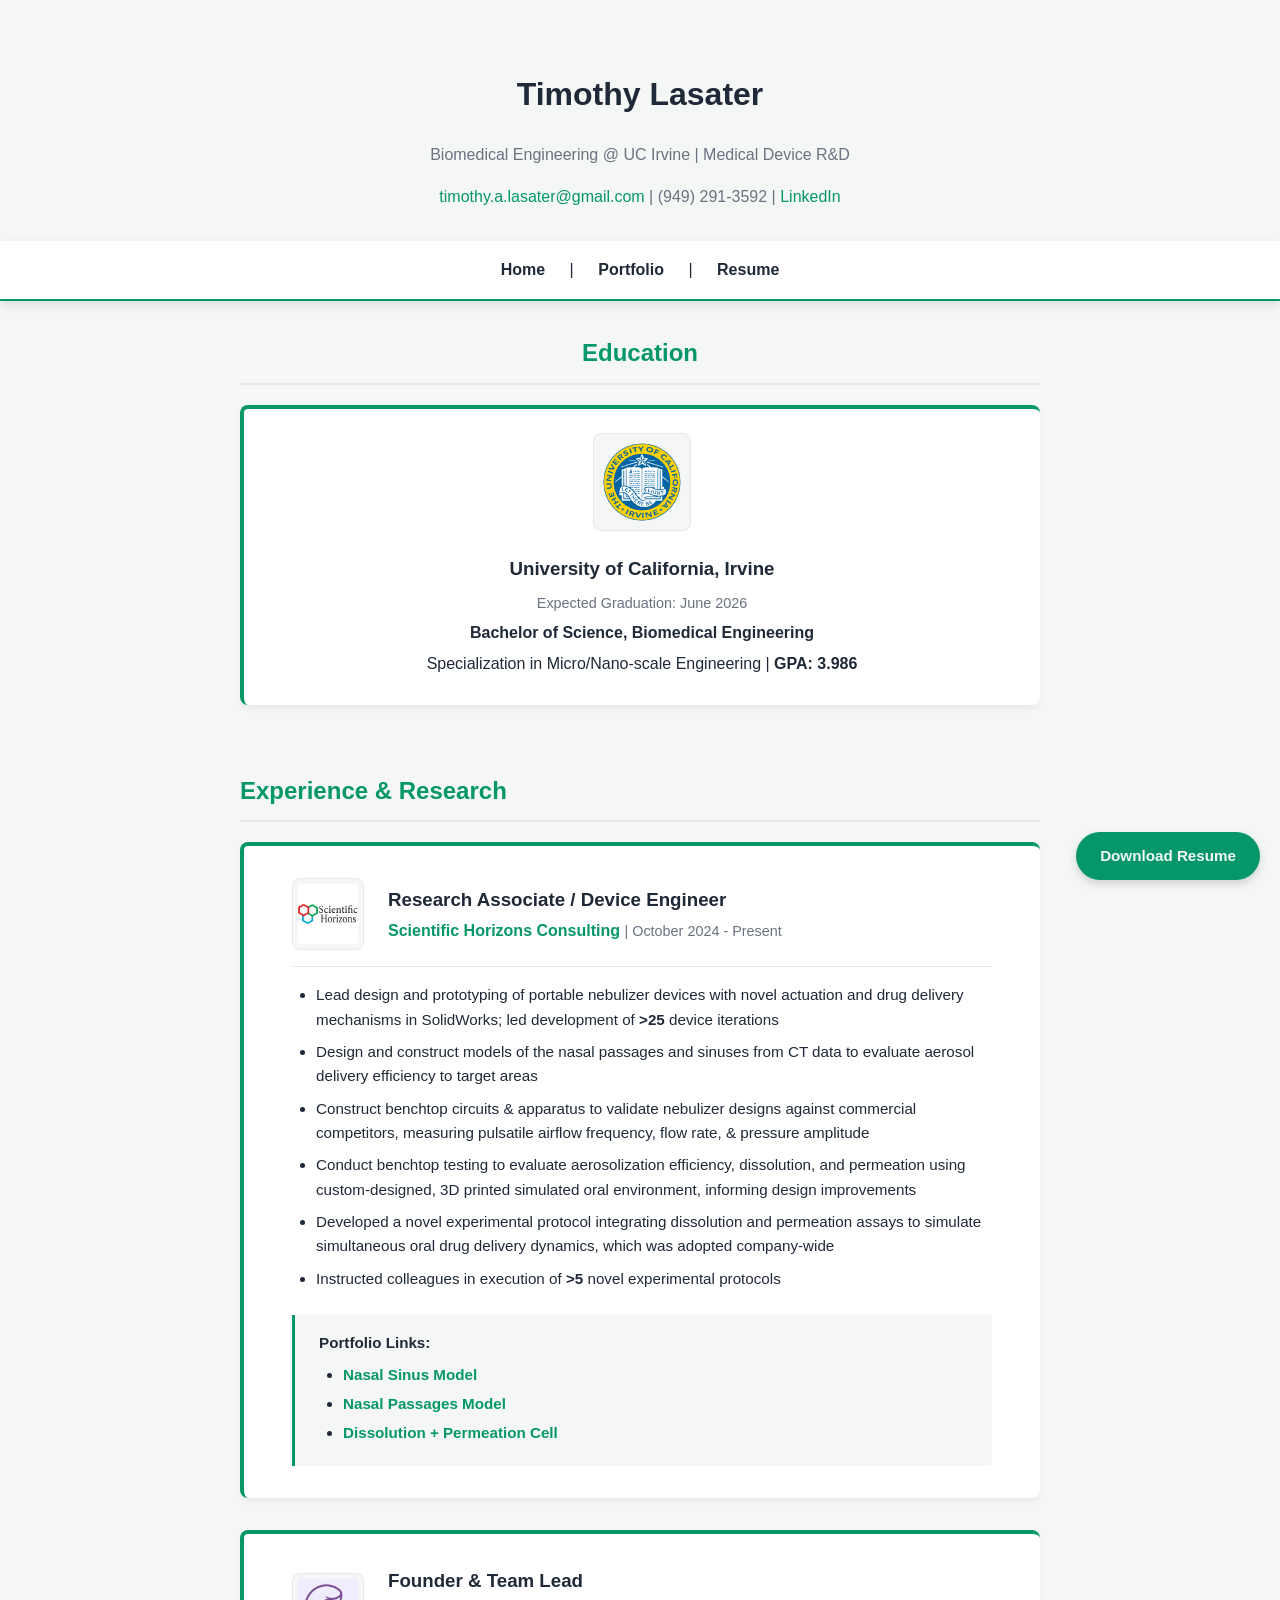
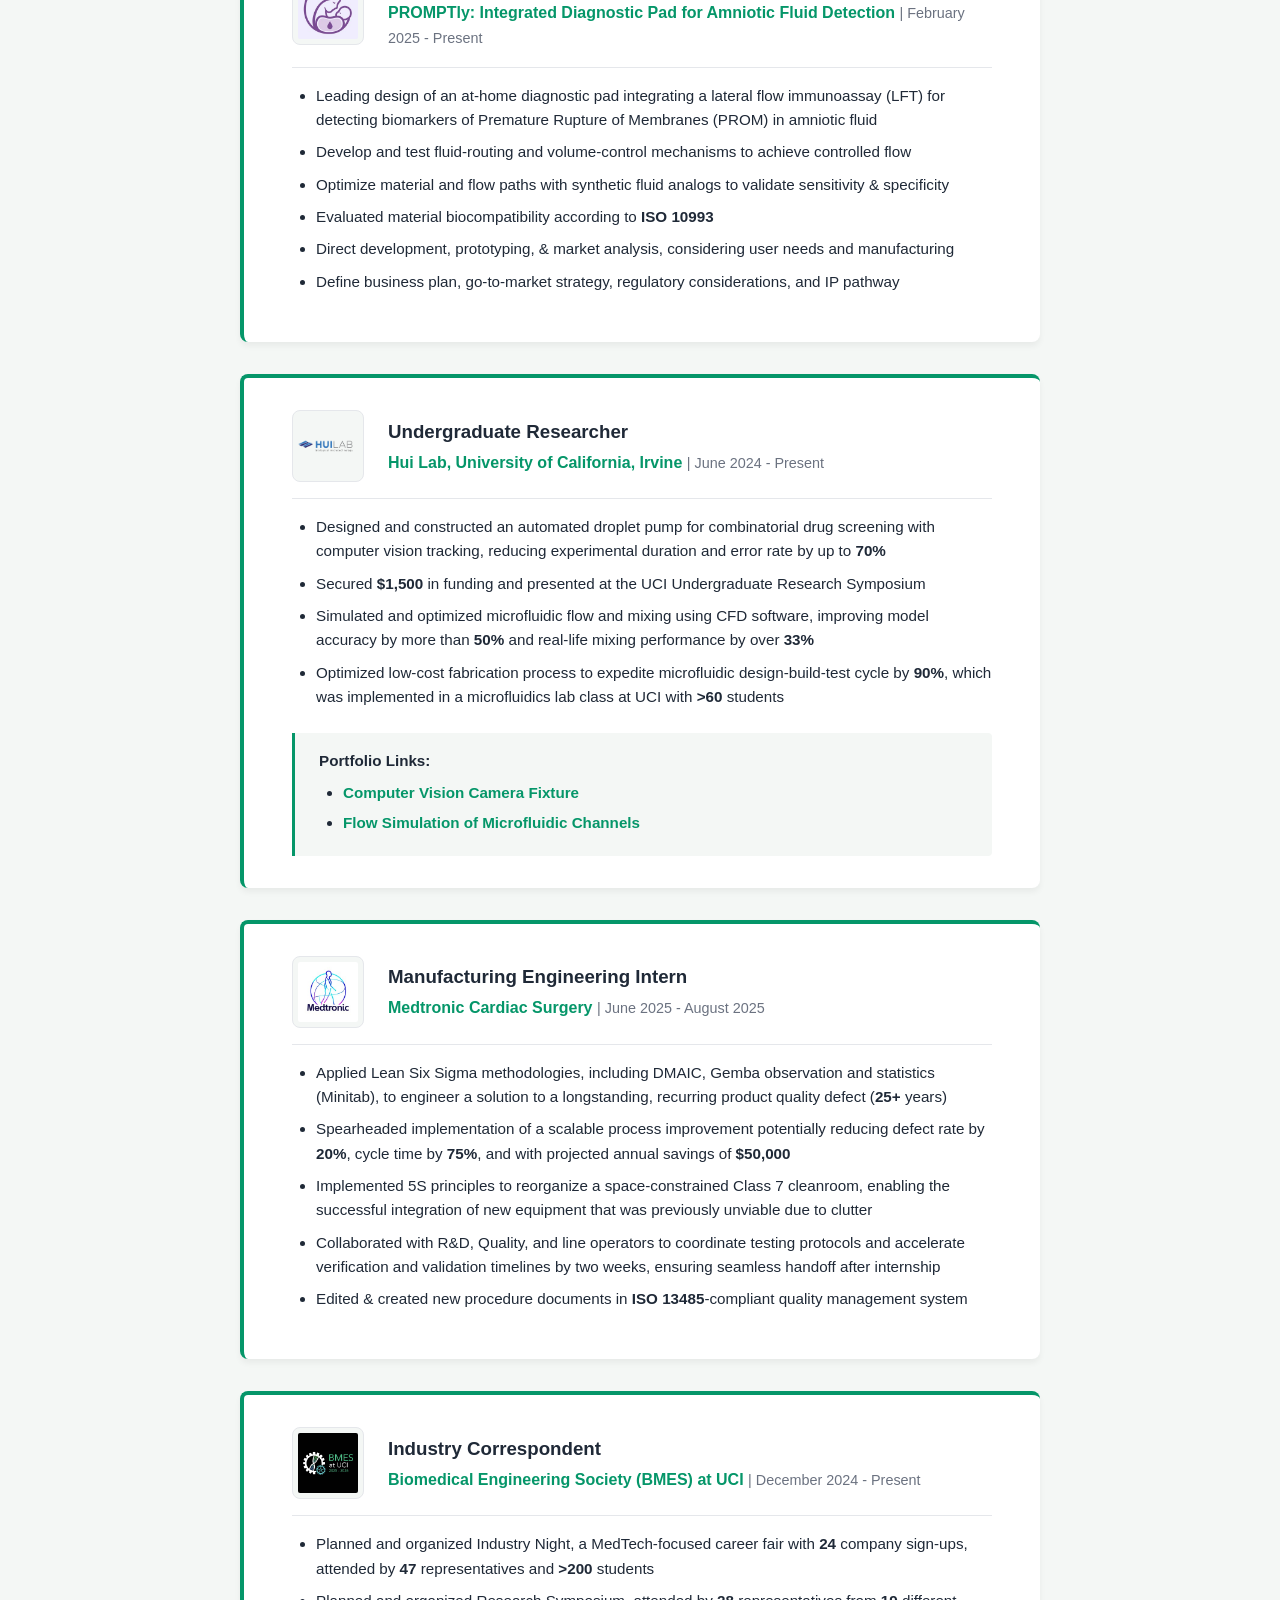
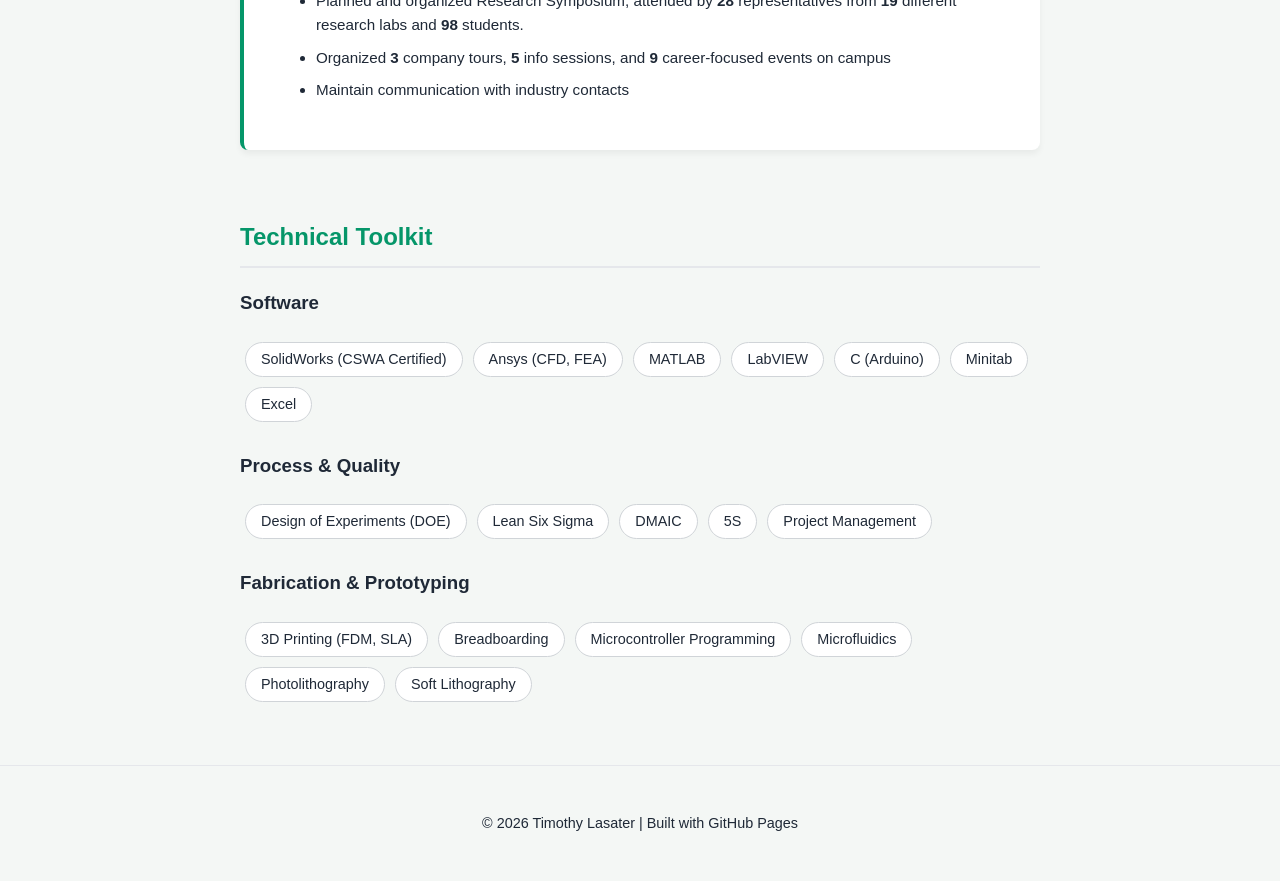
<file: resume.html>
<!DOCTYPE html>
<html lang="en">
<head>
    <meta charset="UTF-8">
    <meta name="viewport" content="width=device-width, initial-scale=1.0">
    <title>Timothy Lasater | Biomedical Engineer</title>
    <meta name="description" content="Portfolio of Timothy Lasater, a Biomedical Engineering student at UC Irvine specializing in Micro/Nano-scale Engineering and Medical Device R&D.">
    <meta name="author" content="Timothy Lasater">
    <meta name="keywords" content="Timothy Lasater, Biomedical Engineer, UC Irvine, Medical Device R&D, SolidWorks">
    <meta property="og:title" content="Timothy Lasater | Biomedical Engineer">
    <meta property="og:description" content="Portfolio and projects focusing on rapid prototyping, fluid dynamics, and drug delivery.">
    <meta property="og:url" content="https://timothylasater.com">
    <meta property="og:type" content="website">
    <link rel="stylesheet" href="style.css">
    <link rel="icon" type="image/png" href="assets/favicon.png">
</head>

<body>
    <header>
        <h1>Timothy Lasater</h1>
        <p>Biomedical Engineering @ UC Irvine | Medical Device R&D</p>
        <p class="contact-info">
            <a href="mailto:timothy.a.lasater@gmail.com" target="_blank">timothy.a.lasater@gmail.com</a> | 
            (949) 291-3592 | 
            <a href="https://linkedin.com/in/timothy-lasater" target="_blank">LinkedIn</a>
        </p>
        <a href="assets/Timothy_Lasater_Resume.pdf" class="floating-resume-btn" download>Download Resume</a>
    </header>
    
    <nav>
            <a href="index.html">Home</a> | 
            <a href="portfolio.html">Portfolio</a> | 
            <a href="resume.html">Resume</a> 
   </nav>

    <section id="education" class="content-section">
        <h2 class="text-center">Education</h2>
        <div class="card text-center">
            <img src="assets/uci-logo.png" alt="UC Irvine Logo" class="education-logo">
            <h3>University of California, Irvine</h3>
            <p class="date">Expected Graduation: June 2026</p>
            <p><strong>Bachelor of Science, Biomedical Engineering</strong></p>
            <p>Specialization in Micro/Nano-scale Engineering | <strong>GPA: 3.986</strong></p>
        </div>
    </section>

    <section id="experience">
        <h2>Experience & Research</h2>
        <div id="experience-container"></div>
    </section>

    <!--
    <section id="experience">
        <h2>Experience & Research</h2>
        
        <div class="card">
            <h3>Research Associate / Device Engineer</h3>
            <p><strong>Scientific Horizons Consulting</strong> <span class="date">| Oct 2024 - Present</span></p>
            <ul class="bullet-list">
                <li>Lead design and prototyping of portable nebulizer devices with novel actuation and drug delivery mechanisms in SolidWorks; led development of >25 device iterations.</li>
                <li>Design and construct models of the nasal passages and sinuses from CT data to evaluate aerosol delivery efficiency to target areas.</li>
                <li>Construct benchtop circuits & apparatus to validate nebulizer designs against commercial competitors, measuring pulsatile airflow frequency, flow rate, & pressure amplitude.</li>
                <li>Conduct benchtop testing to evaluate aerosolization efficiency, dissolution, and permeation using custom-designed, 3D printed simulated oral environment, informing design improvements.</li>
                <li>Developed a novel experimental protocol integrating dissolution and permeation assays to simulate simultaneous oral drug delivery dynamics, which was adopted company-wide.</li>
                <li>Instructed colleagues in execution of >5 novel experimental protocols.</li>
            </ul>
        </div>

        <div class="card">
            <h3>Team Lead, PROMPTly (Senior Design)</h3>
            <p><strong>Integrated Test for Amniotic Fluid Detection</strong> <span class="date">| Feb 2025 - Present</span></p>
            <ul class="bullet-list">
                <li>Leading design of an at-home diagnostic pad integrating a lateral flow immunoassay (LFT) for detecting biomarkers of Premature Rupture of Membranes (PROM) in amniotic fluid.</li>
                <li>Develop and test fluid-routing and volume-control mechanisms to achieve controlled flow.</li>
                <li>Optimize material and flow paths with synthetic fluid analogs to validate sensitivity & specificity.</li>
                <li>Evaluated material biocompatibility according to ISO 10993.</li>
                <li>Direct development, prototyping, & market analysis, considering user needs and manufacturing.</li>
                <li>Define business plan, go-to-market strategy, regulatory considerations, and IP pathway.</li>
            </ul>
        </div>

        <div class="card">
            <h3>Manufacturing Engineering Intern</h3>
            <p><strong>Medtronic Cardiac Surgery</strong> <span class="date">| June 2025 - Aug 2025</span></p>
            <ul class="bullet-list">
                <li>Applied Lean Six Sigma methodologies, including DMAIC, Gemba observation and statistics (Minitab), to engineer a solution to a longstanding, recurring product quality defect (25+ years).</li>
                <li>Spearheaded implementation of a scalable process improvement potentially reducing defect rate by 20%, cycle time by 75%, and with projected annual savings of $50,000.</li>
                <li>Implemented 5S principles to reorganize a space-constrained Class 7 cleanroom, enabling the successful integration of new equipment that was previously unviable due to clutter.</li>
                <li>Collaborated with R&D, Quality, and line operators to coordinate testing protocols and accelerate verification and validation timelines by two weeks, ensuring seamless handoff after internship.</li>
            </ul>
        </div>

        <div class="card">
            <h3>Undergraduate Researcher</h3>
            <p><strong>Hui Lab, University of California, Irvine</strong> <span class="date">| June 2024 - Present</span></p>
            <ul class="bullet-list">
                <li>Designed and constructed an automated droplet pump for combinatorial drug screening with computer vision tracking, reducing experimental duration and error rate by up to 70%.</li>
                <li>Secured $1,500 in funding and presented at the UCI Undergraduate Research Symposium.</li>
                <li>Simulated and optimized microfluidic flow and mixing using CFD software, improving model accuracy by more than 50% and real-life mixing performance by over 33%.</li>
                <li>Optimized a low-cost fabrication process to expedite the microfluidic design-build-test cycle by 90%. This process was tailored for early rapid prototyping and education, and was successfully implemented in a UCI lab class with >60 students.</li>
            </ul>
        </div>

        <div class="card">
            <h3>Industry Correspondent</h3>
            <p><strong>Biomedical Engineering Society (BMES) at UCI</strong> <span class="date">| Dec 2024 - Present</span></p>
            <ul class="bullet-list">
                <li>Planned and organized Industry Night, a MedTech-focused career fair with 24 company sign-ups, attended by 47 representatives and >200 students.</li>
                <li>Planned and organized Research Symposium, attended by 28 representatives from 19 different research labs and 98 students.</li>
                <li>Organized 3 company tours, 5 info sessions, and 9 career-focused events on campus while maintaining communication with industry contacts.</li>
            </ul>
        </div>
    </section>
    -->

    <section id="skills">
        <h2>Technical Toolkit</h2>
        
        <h3>Software</h3>
        <ul class="skills-list">
            <li>SolidWorks (CSWA Certified)</li>
            <li>Ansys (CFD, FEA)</li>
            <li>MATLAB</li>
            <li>LabVIEW</li>
            <li>C (Arduino)</li>
            <li>Minitab</li>
            <li>Excel</li>
        </ul>

        <h3>Process & Quality</h3>
        <ul class="skills-list">
            <li>Design of Experiments (DOE)</li>
            <li>Lean Six Sigma</li>
            <li>DMAIC</li>
            <li>5S</li>
            <li>Project Management</li>
        </ul>

        <h3>Fabrication & Prototyping</h3>
        <ul class="skills-list">
            <li>3D Printing (FDM, SLA)</li>
            <li>Breadboarding</li>
            <li>Microcontroller Programming</li>
            <li>Microfluidics</li>
            <li>Photolithography</li>
            <li>Soft Lithography</li>
        </ul>
    </section>

    <footer>
        <p>© 2026 Timothy Lasater | Built with GitHub Pages</p>
    </footer>

    <script>
        // 1. Fetch the JSON data
        fetch('resume.json')
            .then(response => response.json()) // Convert response to JSON
            .then(data => {
                const container = document.getElementById('experience-container');
                
                // 2. Loop through each job in the experience array
                // 2. Loop through each job in the experience array
                data.experience.forEach(job => {
                    
                    // Create the bullet points first
                    let bulletsHTML = '';
                    job.bullets.forEach(bullet => {
                        bulletsHTML += `<li>${bullet}</li>`;
                    });

                    // Check if a logo exists
                    const logoHTML = job.logo ? `<img src="${job.logo}" alt="${job.company} logo" class="resume-logo">` : '';

                    // Check if a link exists for the company name
                    const companyHTML = job.link 
                        ? `<a href="${job.link}" target="_blank" rel="noopener noreferrer" class="company-link">${job.company}</a>` 
                        : job.company;

                    // --- NEW: Check for associated portfolio projects ---
                    let projectsHTML = '';
                    if (job.projects && job.projects.length > 0) {
                        // Map through the projects and format them as list items
                        let projectLinks = job.projects.map(p => `<li><a href="${p.link}" class="company-link">${p.name}</a></li>`).join('');
                        
                        // Build the banner with a bulleted list
                        projectsHTML = `
                            <div class="resume-portfolio-banner">
                                <strong>Portfolio Links:</strong>
                                <ul class="portfolio-bullet-list">
                                    ${projectLinks}
                                </ul>
                            </div>
                        `;
                    }

                    // Build the full card HTML
                    const cardHTML = `
                        <div class="card padded-card">
                            <div class="resume-header-row">
                                ${logoHTML}
                                <div class="resume-title-block">
                                    <h3>${job.role}</h3>
                                    <p><strong>${companyHTML}</strong> <span class="date">| ${job.date}</span></p>
                                </div>
                            </div>
                            <ul class="bullet-list">
                                ${bulletsHTML}
                            </ul>
                            ${projectsHTML}
                        </div>
                    `;

                    // Inject the card into the container
                    container.innerHTML += cardHTML;
                });
            })
            .catch(error => {
                console.error("Error loading the resume data:", error);
                document.getElementById('experience-container').innerHTML = "<p>Error loading resume data.</p>";
            });
    </script>

</body>
</html>
</file>
<file: style.css>
/* /*:root {
    /* --- Core Backgrounds --- */
    /*--bg-color: #FFFFFF;       /* Pure White: The primary background, keeping the space open and sterile. */
    /*--card-bg: #F0F4F8;        /* Frost White: A very subtle, cool-toned off-white. Perfect for project cards (like the nebulizer iterations) to separate them from the background without harsh contrast. */
    
    /* --- Typography --- */
    /*--text-color: #0F172A;     /* Deep Slate: Almost black, but slightly cool. Much easier on the eyes than #000000 for reading detailed technical documentation and process improvements. */
    /* --muted-text: #64748B;     Cool Slate Gray: Your chosen tertiary color. Ideal for dates, image captions, and secondary specs. */
    
    /* --- Accents & Interaction --- */
    /* --accent-color: #0D9488;   Medical Teal: Your chosen secondary color. Used for primary buttons, active links, and prominent headings. */
    /* --accent-hover: #0F766E;   Deep Teal: A slightly darker shade of the accent for button hover states (like the .SLDPRT download links) to provide clear user feedback. */
    
    /* --- Structure & Highlights --- */
    /* --border-color: #E2E8F0;   Surgical Steel: A crisp, light gray for subtle borders between sections or around 3D model viewers. */
    /* --highlight: #F59E0B;      Amber/Warning: Use this sparingly to draw the eye to critical data points, like a 75% cycle time reduction or aerosol efficiency metrics, acting like a safety label in a lab. */
/*} */

:root {
    /* --- Core Backgrounds --- */
    --bg-color: #F4F7F5;       /* Minted Alabaster: A very subtle, cool off-white with just a microscopic drop of green to tie the room together. */
    --card-bg: #FFFFFF;        /* Pure White: Keeps the project cards and 3D models looking crisp and elevated against the slightly tinted background. */
    
    /* --- Typography --- */
    --text-color: #1F2937;     /* Midnight Ash: A deep, rich gray-black that is softer on the eyes than pure black, maintaining that modern web feel. */
    --muted-text: #6B7280;     /* Stone Gray: Perfect for reading dates, secondary skills, and photo captions without distracting from the main text. */
    
    /* --- Accents & Interaction --- */
    --accent-color: #059669;   /* Vitality Emerald: A vibrant, confident green that passes accessibility standards for readability while popping off the screen. */
    --accent-hover: #047857;   /* Deep Forest: A darker, grounded green for button hover states to give a satisfying, tactile response when clicked. */
    
    /* --- Structure & Highlights --- */
    --border-color: #E5E7EB;   /* Light Platinum: A clean, faint gray for section dividers and card borders. */
    --highlight: #0284C7;      /* Ocean Blue: A secondary accent to use sparingly if you ever need to contrast two different data points or emphasize a specific metric. */
}

body {
    font-family: 'Segoe UI', Tahoma, Geneva, Verdana, sans-serif;
    line-height: 1.6;
    color: var(--text-color);
    background-color: var(--bg-color);
    margin: 0;
    padding: 0;
}

header {
    background: var(--bg-color); /* Blends into the minted alabaster page */
    padding: 3rem 2rem 1rem 2rem; /* Adjusted for better spacing */
    text-align: center;
}

nav {
    background: var(--card-bg); /* Pure white to pop when scrolling */
    padding: 1rem;
    text-align: center;
    border-bottom: 2px solid var(--accent-color);
    box-shadow: 0 4px 10px rgba(0,0,0,0.1);
    
    /* Make ONLY the nav persistent */
    position: sticky;
    top: 0;
    z-index: 1000; 
}
/* Styling for the LinkedIn link on the homepage */
.company-link {
    color: var(--accent-color);
    text-decoration: none;
    font-weight: bold;
    transition: color 0.2s;
}

.company-link:hover {
    color: var(--accent-hover);
    text-decoration: underline;
}

header h1, .card h3, .toc-section h3 {
    color: var(--text-color);
}

header p, .date, .caption {
    color: var(--muted-text);
}

h2 { 
    color: var(--accent-color); 
    border-bottom: 2px solid var(--border-color); 
    padding-bottom: 10px; 
    margin-top: 2rem;
}

.contact-info a, .company-tag {
    color: var(--accent-color);
    text-decoration: none;
}

nav a {
    color: var(--text-color);
    text-decoration: none;
    margin: 0 10px;
    font-weight: bold;
    padding: 5px 10px;
    border-radius: 4px;
    transition: color 0.2s, background 0.2s;
}

nav a:hover, .toc-list a:hover {
    color: var(--accent-color);
    background: var(--bg-color); /* Adds a subtle highlight behind the link on hover */
}

#education, #experience, #skills {
    max-width: 800px;
    margin: 0rem auto;
    padding: 0.1rem;
}

.card, .portfolio-card, .sidebar {
    background: var(--card-bg);
    padding: 1.5rem;
    margin-bottom: 2rem; /* Adds the space between resume entries */
    border-radius: 8px;
    border-left: 4px solid var(--accent-color);
    border-top: 4px solid var(--accent-color);
    box-shadow: 0 4px 6px rgba(0,0,0,0.05);
}

.media-item {
    background: var(--bg-color); /* Contrasts slightly with the card */
    border: 1px solid var(--border-color);
}

.padded-card {
    padding: 2rem 3rem; /* Adds generous padding so text isn't squished to the left */
}

.text-center {
    text-align: center;
}

.card h3 {
    margin-top: 0;
    margin-bottom: 0.5rem;
    color: var(--text-color);
}

.card p {
    margin: 0.3rem 0;
}

.date {
    color: var(--muted-text);
    font-size: 0.9rem;
}

h2 { 
    color: var(--accent-color); 
    border-bottom: 2px solid var(--border-color); 
    padding-bottom: 10px; 
    margin-top: 2rem;
}

/* Bullet list for resume bullet points */
.bullet-list {
    list-style-type: disc;
    padding-left: 1.5rem;
    margin-top: 1rem;
}

.bullet-list li {
    margin-bottom: 0.5rem;
    font-size: 0.95rem;
    color: var(--text-color);
}

/* Pillboxes for the skills section */
.skills-list { 
    display: flex; 
    flex-wrap: wrap; 
    list-style: none; 
    padding: 0; 
    margin-bottom: 1.5rem;
}

.skills-list li { 
    background: var(--card-bg); 
    margin: 5px; 
    padding: 5px 15px; 
    border-radius: 20px; 
    font-size: 0.9rem; 
    color: var(--text-color);
    border: 1px solid #d0d4d8;
}

footer {
    text-align: center;
    padding: 2rem;
    background: var(--bg-color);
    color: var(--text-color);
    font-size: 0.9rem;
    margin-top: 2rem;
    border-top: 1px solid var(--border-color);
}

/* --- Parallax Hero Section --- */
.parallax-hero {
    /* The linear-gradient adds a 50% dark tint over your image so the text pops */
    background-image: linear-gradient(rgba(0, 0, 0, 0.5), rgba(0, 0, 0, 0.5)), url('assets/sinus-setup.jpg');
    
    /* The magic property that keeps the image fixed while scrolling */
    background-attachment: fixed;
    background-position: center;
    background-repeat: no-repeat;
    background-size: cover;
    
    /* Creates the height of the "window" revealing the image */
    padding: 8rem 1rem;
    margin: 0; 
}

/* Updated, Larger Hero Tagline */
.hero-tagline {
    text-align: center;
    font-size: 3.5rem; /* Increased significantly */
    color: #ffffff; /* Changed to white to contrast with the photo */
    margin: 0 auto;
    font-weight: 300; 
    line-height: 1.3;
    text-shadow: 2px 2px 10px rgba(0, 0, 0, 0.5); /* Adds a soft shadow for readability */
}

.hero-tagline .highlight {
    font-weight: 700; 
    color: var(--accent-color)   /* Lightened the blue slightly so it looks better on dark/photo backgrounds */
}

/* Mobile Responsiveness */
@media (max-width: 768px) {
    .parallax-hero {
        padding: 5rem 1rem;
        /* Note: iOS Safari struggles with 'fixed' backgrounds, so it's standard practice to switch it to scroll on mobile */
        background-attachment: scroll; 
    }
    .hero-tagline {
        font-size: 2.2rem; /* Scaled down for smaller screens */
    }
}

/* Portfolio Layout */
.portfolio-container {
    display: grid;
    grid-template-columns: 250px 1fr;
    gap: 2rem;
    max-width: 1100px;
    margin: 2rem auto;
    padding: 0 1rem;
    align-items: start;
}

/* Sidebar Styling */
.sidebar {
    position: sticky;
    top: 2rem;
    background: var(--card-bg);
    padding: 1.5rem;
    border-radius: 8px;
    box-shadow: 0 4px 6px var(--border-color);
}

.toc-section h3 {
    font-size: 1.1rem;
    color: var(--text-color);
    border-bottom: 1px solid var(--border-color);
    padding-bottom: 5px;
    margin-bottom: 10px;
}

.toc-list {
    list-style: none;
    padding: 0;
    margin: 0 0 1.5rem 0;
    display: block; /* Overrides the flex display from the skills list */
}

.toc-list li {
    background: transparent;
    padding: 0;
    margin: 0 0 8px 0;
    border: none;
}

.toc-list a {
    text-decoration: none;
    color: var(--text-color);
    font-size: 0.95rem;
    transition: color 0.2s;
}

.toc-list a:hover {
    color: var(--accent-color);
    text-decoration: underline;
}

/* Portfolio Cards */
.portfolio-content {
    min-width: 0; /* Prevents grid overflow */
}

.section-title {
    margin-top: 0;
}

.portfolio-card {
    background: var(--card-bg);
    padding: 2rem;
    margin-bottom: 2rem;
    border-radius: 8px;
    box-shadow: 0 4px 6px rgba(0,0,0,0.05);
}

.company-tag {
    color: var(--accent-color);
    font-weight: bold;
    font-size: 0.9rem;
    margin-top: -10px;
    margin-bottom: 15px;
}

/* Media Grid for Images and 3D Models */
.media-grid {
    display: grid;
    grid-template-columns: repeat(auto-fit, minmax(200px, 1fr));
    gap: 1.5rem;
    margin: 1.5rem 0;
}

.media-item {
    background: #f4f6f8;
    border-radius: 6px;
    padding: 10px;
    text-align: center;
    border: 1px solid #e0e4e8;
}

.media-item img {
    width: 100%;
    height: 200px;
    object-fit: contain;
    border-radius: 4px;
}

model-viewer {
    width: 100%;
    height: 200px;
    background-color: #ffffff;
    border-radius: 4px;
}

.caption {
    font-size: 0.85rem;
    color: var(--muted-text);
    margin-top: 8px;
    margin-bottom: 0;
}

/* Download Buttons */
.download-links {
    display: flex;
    gap: 1rem;
    flex-wrap: wrap;
    margin-top: 1.5rem;
}

.floating-resume-btn {
    background-color: var(--accent-color);
    color: var(--bg-color) !important; /* Forces text to contrast with the accent button */
}

/* For hover states, you can either hardcode a darker version of your accent, 
   or use a CSS filter to automatically darken whatever the accent color is! */
.floating-resume-btn:hover {
    filter: brightness(0.85); 
}

/* --- Updated Portfolio Download Buttons --- */
.btn-download {
    background-color: var(--accent-color);
    color: var(--bg-color) !important;
    text-decoration: none;
    padding: 12px 24px;
    border-radius: 30px; /* Creates the pill shape */
    font-size: 0.95rem;
    font-weight: bold;
    box-shadow: 0 4px 10px rgba(0, 0, 0, 0.15); /* Adds depth */
    transition: filter 0.2s ease, transform 0.2s ease, box-shadow 0.2s ease;
    display: inline-block; /* Ensures the padding renders correctly on links */
    text-align: center;
}

.btn-download:hover {
    filter: brightness(0.85); /* Slightly darkens the button */
    transform: scale(1.05);   /* Slight grow effect on hover */
    box-shadow: 0 6px 14px rgba(0, 0, 0, 0.2); /* Deepens the shadow when hovered */
}

.carousel-btn {
    background: var(--card-bg);
    color: var(--accent-color);
}

.carousel-btn:hover {
    background: var(--accent-color);
    color: var(--card-bg);
}

/* Mobile Responsiveness */
@media (max-width: 768px) {
    .portfolio-container {
        grid-template-columns: 1fr;
    }
    .sidebar {
        position: relative;
        top: 0;
    }
}

/* --- Carousel Styles --- */
#featured-work {
    max-width: 800px;
    margin: 2rem auto;
    padding: 0 1rem;
}

.carousel-container {
    position: relative;
    width: 100%;
    overflow: hidden;
    border-radius: 8px;
    box-shadow: 0 4px 10px rgba(0,0,0,0.1);
    background: #ffffff;
}

.carousel-track {
    display: flex;
    transition: transform 0.4s ease-in-out;
}

.carousel-slide {
    min-width: 100%;
    box-sizing: border-box;
    position: relative;
}

.carousel-slide img {
    width: 100%;
    height: 450px;
    object-fit: cover; /* Ensures images fill the space uniformly without stretching */
    display: block;
}

.slide-caption {
    position: absolute;
    bottom: 0;
    left: 0;
    width: 100%;
    background: rgba(0, 0, 0, 0.6);
    color: #ffffff;
    padding: 15px;
    text-align: center;
    font-weight: bold;
    box-sizing: border-box;
}

.carousel-btn {
    position: absolute;
    top: 50%;
    transform: translateY(-50%);
    background: rgba(255, 255, 255, 0.8);
    border: none;
    font-size: 1.5rem;
    color: var(--accent-color);
    cursor: pointer;
    padding: 10px 15px;
    border-radius: 4px;
    transition: background 0.2s, color 0.2s;
    z-index: 10;
}

.carousel-btn:hover {
    background: var(--accent-hover);
    color: var(--bg-color);
}

.prev-btn {
    left: 10px;
}

.next-btn {
    right: 10px;
}

/* --- Floating Resume Button --- */
.floating-resume-btn {
    position: fixed;
    bottom: 20px;
    right: 20px;
    background-color: var(--accent-color);
    color: var(--bg-color) !important;
    padding: 12px 24px;
    border-radius: 30px; /* Pill shape for a modern look */
    text-decoration: none;
    font-weight: bold;
    font-size: 0.95rem;
    box-shadow: 0 4px 10px rgba(0, 0, 0, 0.15); /* Drop shadow so it stands out */
    z-index: 9999; /* Ensures it stays on top of all other content, including the carousel */
    transition: background-color 0.2s ease, transform 0.2s ease;
}

.floating-resume-btn:hover {
    background-color: var(--accent-hover);
    color: var(--bg-color);
    transform: scale(1.05); /* Slight grow effect on hover */
    box-shadow: 0 6px 14px rgba(0, 0, 0, 0.2);
}

/* Mobile Responsiveness: Move to bottom right for better thumb reach */
@media (max-width: 768px) {
    .floating-resume-btn {
        top: auto;
        bottom: 20px;
        right: 20px;
        padding: 10px 20px;
        font-size: 0.9rem;
    }
}

/* --- Expandable Portfolio Carousel --- */
.portfolio-carousel-container {
    position: relative;
    width: 100%;
    height: 350px; /* Small starting height */
    margin: 1.5rem 0;
    border-radius: 8px;
    background: var(--bg-color);
    border: 1px solid var(--border-color);
    overflow: hidden;
    transition: opacity 0.3s ease;
}

/* The Expanded "Almost Full Screen" State */
.portfolio-carousel-container.expanded {
    position: fixed;
    top: 5vh;
    left: 5vw;
    width: 90vw;
    height: 90vh;
    z-index: 10000;
    box-shadow: 0 0 0 100vw rgba(0, 0, 0, 0.85); /* Dims the background */
    border-radius: 12px;
}

/* Track and Slides */
.p-carousel-track {
    display: flex;
    height: 100%;
    transition: transform 0.4s ease-in-out;
}

.p-slide {
    min-width: 100%;
    height: 100%;
    position: relative;
    display: flex;
    justify-content: center;
    align-items: center;
    box-sizing: border-box;
    padding: 20px;
}

/* Ensure images and 3D models scale properly */
.p-slide img, .p-slide video {
    max-width: 100%;
    max-height: 90%;
    object-fit: contain;
    background: transparent;
    transition: transform 0.1s ease-out; /* Smooths out the mouse wheel zoom */
}

/* Fixes the narrow horizontal bar issue for 3D renders */
.p-slide model-viewer {
    width: 100%;
    height: 100%;
    max-height: 90%;
    aspect-ratio: 4 / 3;
    background: transparent;
}

/* Labels on the slides */
.slide-label {
    position: absolute;
    bottom: 10px;
    background: rgba(0, 0, 0, 0.6);
    color: #fff;
    padding: 5px 15px;
    border-radius: 20px;
    font-size: 0.85rem;
    pointer-events: none; /* Allows clicking through to the 3D model */
}

/* Navigation Buttons */
.p-prev-btn, .p-next-btn {
    position: absolute;
    top: 50%;
    transform: translateY(-50%);
    background: var(--card-bg);
    color: var(--accent-color);
    border: 1px solid var(--border-color);
    font-size: 1.5rem;
    cursor: pointer;
    padding: 8px 12px;
    border-radius: 4px;
    z-index: 10;
    transition: 0.2s;
}

.p-prev-btn { left: 10px; }
.p-next-btn { right: 10px; }

.p-prev-btn:hover, .p-next-btn:hover {
    background: var(--accent-color);
    color: var(--bg-color);
}

/* Expand / Close Buttons */
.expand-btn, .close-btn {
    position: absolute;
    top: 10px;
    right: 10px;
    background: var(--accent-color);
    color: var(--bg-color);
    border: none;
    padding: 8px 15px;
    border-radius: 4px;
    cursor: pointer;
    font-weight: bold;
    font-size: 0.85rem;
    z-index: 11;
    box-shadow: 0 2px 5px rgba(0,0,0,0.2);
}

/* Logic to hide/show buttons based on state */
.close-btn { display: none; background: #e11d48; color: white; }
.expanded .expand-btn { display: none; }
.expanded .close-btn { display: block; }

/* --- Reusable Section Wrapper --- */
.content-section {
    max-width: 800px;
    margin: 3rem auto;
    padding: 0 1rem;
}

/* --- Profile Card --- */
.profile-card {
    display: flex;
    align-items: center;
    gap: 2rem;
    background: var(--card-bg);
    padding: 2rem;
    border-radius: 8px;
    box-shadow: 0 4px 6px rgba(0,0,0,0.05);
    border-top: 4px solid var(--accent-color); /* Top border instead of left for a different feel */
}

.profile-image-container {
    flex-shrink: 0;
}

.profile-photo {
    width: 200px;
    height: 200px;
    border-radius: 50%;
    object-fit: cover;
    border: 4px solid var(--bg-color);
    box-shadow: 0 4px 10px rgba(0,0,0,0.1);
}

.profile-text {
    flex-grow: 1;
}

.mission-tagline {
    color: var(--accent-color);
    font-style: italic;
    font-size: 1.2rem;
    margin-top: 0;
    line-height: 1.4;
    border-bottom: none; /* overrides global h3 if needed */
}

/* Update the Current Role Banner to use Flexbox */
.current-role-banner {
    background: var(--bg-color);
    border-left: 3px solid var(--accent-color);
    padding: 1rem;
    margin-top: 1.5rem;
    border-radius: 0 4px 4px 0;
    font-size: 0.95rem;
    
    /* NEW: Puts logo and text side-by-side */
    display: flex;
    align-items: center;
    gap: 1.2rem; 
}

/* Styling for the SHC Logo in the banner */
.banner-logo {
    width: 55px;
    height: 55px;
    object-fit: contain;
    border-radius: 6px;
    background: var(--bg-color); 
    border: 1px solid var(--border-color);
}

/* Ensure the Homepage Carousel 3D Render scales correctly */
.carousel-slide model-viewer {
    width: 100%;
    height: 450px;
    background-color: #f4f6f8; /* A very soft gray so it doesn't look like an empty void */
    display: block;
}

.role-label {
    display: block;
    color: var(--muted-text);
    font-size: 0.8rem;
    text-transform: uppercase;
    letter-spacing: 1px;
    margin-bottom: 0.2rem;
}

/* Mobile Layout for Profile */
@media (max-width: 768px) {
    .profile-card {
        flex-direction: column;
        text-align: center;
    }
    
    .current-role-banner {
        border-left: none;
        border-top: 3px solid var(--accent-color);
        border-radius: 0 0 4px 4px;
    }
}

/* --- Resume Logo Layout --- */
.resume-header-row {
    display: flex;
    align-items: center;
    gap: 1.5rem;
    margin-bottom: 1rem;
    border-bottom: 1px solid var(--border-color);
    padding-bottom: 1rem;
}

.resume-logo {
    width: 60px;
    height: 60px;
    object-fit: contain; /* Ensures square or rectangle logos fit without stretching */
    border-radius: 8px;
    background: var(--bg-color);
    padding: 5px;
    border: 1px solid var(--border-color);
}

.resume-title-block h3 {
    margin: 0 0 0.2rem 0;
}

.resume-title-block p {
    margin: 0;
}

/* Mobile Responsiveness for Resume Headers */
@media (max-width: 768px) {
    .resume-header-row {
        flex-direction: column;
        align-items: flex-start;
        gap: 1rem;
    }
}

/* --- Education Logo --- */
.education-logo {
    width: 80px;          /* Slightly larger than the resume logos to act as a focal point */
    height: 80px;
    object-fit: contain;  /* Prevents the logo from stretching */
    margin-bottom: 1rem;  /* Adds space between the logo and the university name */
    
    /* Matches the styling of your resume logos */
    background: var(--bg-color);
    padding: 8px;
    border-radius: 8px;
    border: 1px solid var(--border-color);
    
    /* Ensures it stays centered */
    display: inline-block; 
}

/* --- Updated Caption Placement & Size --- */
.slide-label {
    position: absolute;
    top: 15px; 
    left: 15px;
    bottom: auto; 
    background: rgba(0, 0, 0, 0.65); /* Made the background slightly darker for better text contrast */
    color: #fff;
    padding: 6px 18px; /* Slightly increased padding to balance the larger text */
    border-radius: 20px;
    font-size: 0.95rem; /* Increased from 0.85rem */
    letter-spacing: 0.5px; /* Added a tiny bit of spacing for readability */
    pointer-events: none; 
    z-index: 10;
}

/* --- Interactive Thumbnail Bar --- */
.carousel-thumbnails {
    position: absolute;
    bottom: 15px;
    left: 50%;
    transform: translateX(-50%);
    display: flex;
    gap: 8px;
    z-index: 12;
    background: rgba(0, 0, 0, 0.4);
    padding: 8px;
    border-radius: 8px;
    backdrop-filter: blur(4px); /* Creates a modern, frosted glass effect */
}

.thumbnail {
    width: 45px;
    height: 45px;
    border: 2px solid transparent;
    border-radius: 4px;
    cursor: pointer;
    background: var(--bg-color);
    display: flex;
    align-items: center;
    justify-content: center;
    font-size: 1.2rem;
    padding: 0;
    opacity: 0.5;
    transition: all 0.2s ease;
    box-shadow: 0 2px 4px rgba(0,0,0,0.2);
}

.thumbnail:hover {
    opacity: 0.8;
}

.thumbnail.active {
    border-color: var(--accent-color);
    opacity: 1;
    transform: scale(1.1); /* Gives the active thumbnail a slight "pop" */
}

.thumbnail img {
    width: 100%;
    height: 100%;
    object-fit: cover; /* Ensures the image fills the square perfectly */
    border-radius: 2px;
}

/* --- Homepage Carousel Link Styling --- */
.slide-link {
    display: block;
    width: 100%;
    height: 100%;
    text-decoration: none; /* Prevents the caption text from getting underlined like a normal link */
}

/* Optional: Add a slight brightness change on hover so the user knows it is clickable */
.slide-link:hover img {
    filter: brightness(0.9);
    transition: filter 0.2s ease;
}

/* --- Resume Portfolio Links Banner --- */
.resume-portfolio-banner {
    background: var(--bg-color); 
    border-left: 3px solid var(--accent-color);
    padding: 1rem 1.5rem;
    margin-top: 1.5rem;
    border-radius: 0 4px 4px 0;
    font-size: 0.95rem;
}

.resume-portfolio-banner strong {
    color: var(--text-color); /* Changed from --accent-color to standard text color */
    display: inline-block; /* Allows us to add margin below the text */
}

/* Styling for the new bulleted list inside the banner */
.portfolio-bullet-list {
    list-style-type: disc;
    padding-left: 1.5rem;
    margin-top: 0.5rem; /* Space between "Portfolio Links:" and the first bullet */
    margin-bottom: 0;
}

.portfolio-bullet-list li {
    margin-bottom: 0.3rem; /* Small space between each project link */
}

/* Mobile responsiveness */
@media (max-width: 768px) {
    .resume-portfolio-banner {
        border-left: none;
        border-top: 3px solid var(--accent-color);
        border-radius: 0 0 4px 4px;
        padding: 1rem;
    }
}

/* --- Sidebar Section Title Links --- */
.toc-section-link {
    color: var(--text-color);
    text-decoration: none;
    transition: color 0.2s;
}

.toc-section-link:hover {
    color: var(--accent-color);
}

/* --- NDA Confidentiality Banner --- */
.nda-banner {
    background-color: var(--card-bg);
    border-left: 4px solid var(--accent-color); /* Uses your Vitality Emerald green */
    padding: 1.2rem 1.5rem;
    margin-bottom: 2rem;
    border-radius: 0 4px 4px 0;
    box-shadow: 0 2px 4px rgba(0,0,0,0.05);
}

.nda-banner p {
    margin: 0;
    font-size: 0.95rem;
    line-height: 1.5;
    color: var(--text-color);
}

.nda-banner strong {
    color: var(--accent-color);
    margin-right: 5px;
}
</file>
